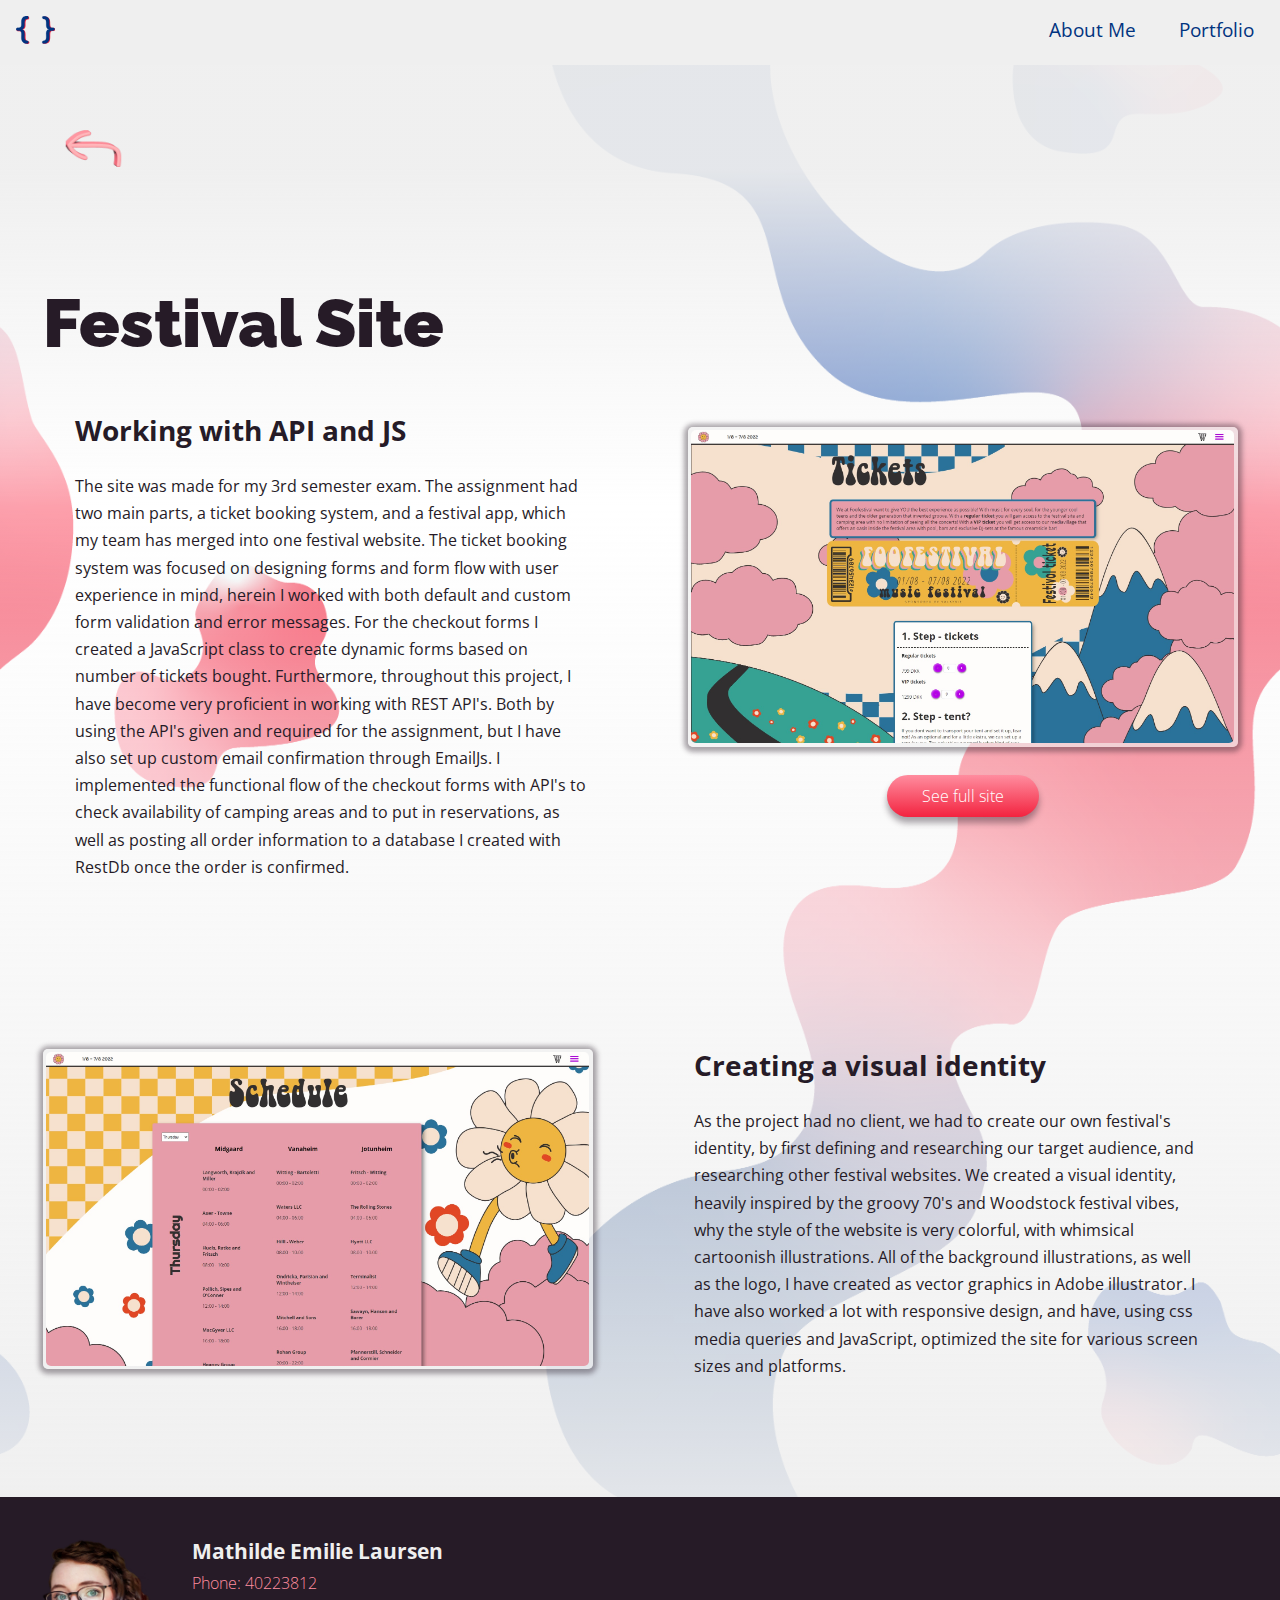
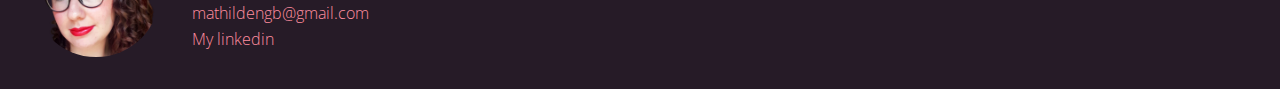
<file: foofestival.html>
<!DOCTYPE html>
<html lang="en">

<head>
  <meta charset="UTF-8">
  <meta http-equiv="X-UA-Compatible" content="IE=edge">
  <meta name="viewport" content="width=device-width, initial-scale=1.0">
  <link rel="stylesheet" href="style.css">
  <link rel="preconnect" href="https://fonts.gstatic.com" crossorigin>
  <link
    href="https://fonts.googleapis.com/css2?family=Open+Sans:wght@300;400;500&family=Raleway:wght@100;200;300;400;500;600;700;800&display=swap"
    rel="stylesheet">
  <link rel="icon" type="image/svg+xml" href="images/favicon.svg">
  <link rel="icon" type="image/png" href="images/favicon.png">
  <title>Portfolio - Foofestival project</title>
</head>

<body>

  <main
    style="background-image: linear-gradient(to bottom,#efefeff4 10% ,#ffffff71 30%, #efefeff4 90%), url(images/bgtabdesk.png);">
    <header>
      <a href="index.html">
        <svg xmlns="http://www.w3.org/2000/svg" xmlns:xlink="http://www.w3.org/1999/xlink" width="39.2" height="28"
          viewBox="0 0 47.9721 34.2403">
          <defs>
            <style>
              .i {
                opacity: .72;
              }

              .j {
                clip-path: url(#b);
              }

              .k {
                fill: #f3233f;
              }

              .l {
                stroke: #f3233f;
              }

              .l,
              .m {
                fill: none;
              }

              .l,
              .n {
                stroke-miterlimit: 10;
              }

              .n {
                fill: #013480;
                stroke: #013480;
                stroke-width: .25px;
              }
            </style>
            <clipPath id="b">
              <rect class="m" x="-478.1233" y="-814.4553" width="1338.2572" height="753.4084" />
            </clipPath>
          </defs>
          <g id="a" data-name="Layer 1">
            <g class="i">
              <g class="j">
                <g id="c" data-name="&amp;lt;Grid Repeat&amp;gt;">
                  <g>
                    <path class="l"
                      d="M15.8237,37.6581l12.3266,7.2697c.3599,.2236,.695,.3351,1.0052,.3351,.3972,0,.7543-.1555,1.0705-.4665,.3166-.311,.4749-.6906,.4749-1.1387,0-.5844-.2277-1.026-.6834-1.3246l-11.5298-6.7795,11.5246-6.8196c.4589-.2737,.6886-.7022,.6886-1.2862,0-.4473-.1583-.8264-.4749-1.1371-.3162-.3106-.6733-.4661-1.0705-.4661-.3351,0-.6701,.1118-1.0052,.3355l-12.3218,7.2913c-.6353,.3723-.9527,.8685-.9527,1.489v1.2092c0,.6453,.3162,1.1415,.9479,1.4886Z" />
                    <path class="l"
                      d="M49.1421,25.8034c0-.388-.1575-.7011-.4717-.9395-.3146-.238-.6482-.3575-1.0018-.3575-.3973,0-.6897,.1518-.8772,.4549l-11.3484,19.2126c-.2215,.388-.3325,.7537-.3325,1.0973,0,.388,.1578,.7065,.4735,.956,.3153,.2495,.6557,.374,1.0215,.374,.3873,0,.6696-.1446,.8468-.4338l11.3409-19.2337c.2326-.3876,.349-.7645,.349-1.1303Z" />
                  </g>
                </g>
              </g>
            </g>
          </g>
          <g id="g" data-name="Layer 7">
            <g>
              <path class="k"
                d="M14.4547,34.2345c-6.9053,.2477-6.8585-7.4154-6.5994-12.4672,.1672-2.0019-.609-2.1454-2.2321-2.8379-1.1635-.4713-2.2547-.4336-3.4958-.3908-.7658-.0518-1.4923-.9321-1.5677-1.2312-.0429-.1701,.7803-1.0572,1.0626-1.622,.3502-.7459,1.2277-1.1942,2.017-.8975,1.248,.0817,2.8498-.1246,3.4188-.928,1.1087-1.0528,.7406-4.2741,.7967-5.819C7.7236,3.5353,10.4167-.1799,14.6821,.2789c1.5644,.498,2.0241,2.9014,.8744,3.7384-.4841,.3531-1.3107,.1504-1.8957,.3219-4.6933,1.706,1.4276,11.4725-5.9544,12.1609,5.8689,1.0811,3.2696,7.9756,4.273,11.9932,.4645,1.8871,2.3468,1.8317,3.6878,2.6941,1.3288,.9059,.6536,3.0707-1.2125,3.0471Z" />
              <path class="n"
                d="M13.7907,.125c1.7233,0,1.8394,2.398,.6767,3.2397-.4843,.3506-1.2551,.1902-1.8429,.3638-.9591,.2893-1.5937,.9374-1.9198,1.9277-.8885,3.5163,1.2102,9.9879-3.9453,10.4941,5.7246,.6581,2.8123,8.3339,3.9453,12.0322,.5443,2.0662,2.4119,1.7834,3.923,2.4332,1.162,.8908,.8041,3.0991-.8371,3.0991-4.6133,.315-7.5334-3.0149-7.2238-7.5159-.1854-1.8334,.5657-6.0542-.7809-7.4958-1.3645-1.6779-4.1274,.1061-5.3486-1.5401-.7584-1.0399-.0565-2.7242,1.2479-2.8327,1.3237,.2406,3.3844,.1213,4.0833-.8333,1.1058-1.0672,.744-4.2839,.7979-5.8399,.0055-5.0983,2.1927-7.5024,7.2241-7.5321Z" />
              <path class="k"
                d="M40.0293,2.357c4.135,3.241-1.1685,13.0349,6.1891,12.3346,.216-.0191-.4761-.4572-.2582-.4463,2.9776,.3163,2.5575,4.8165-.648,4.135-8.1943-1.2215,3.1447,17.8581-12.2616,15.3013-1.0691-.5422,.4653-2.3012,.9803-2.8509,8.3743-.3209-.0299-13.4049,7.7586-14.4113-5.1562-.5076-3.0563-6.9769-3.9451-10.4942-.4458-1.911-2.315-1.8712-3.763-2.2911-3.139-4.4104,4.3276-3.6023,5.9481-1.2771Z" />
              <path class="n"
                d="M39.0873,1.9359c4.1907,3.577-1.7938,13.7862,6.6697,12.4036,1.3025,.1104,2.0084,1.7911,1.2479,2.8324-1.2164,1.6448-3.9866-.1363-5.3482,1.5406-1.3456,1.4239-.5958,5.6837-.781,7.4959,.3104,4.4973-2.612,7.8344-7.2242,7.5153-1.641,.0003-1.9989-2.208-.8367-3.0985,1.5162-.6562,3.3712-.3578,3.9227-2.4337,1.1329-3.6972-1.779-11.3747,3.9455-12.032-5.1563-.5077-3.0562-6.9769-3.9451-10.4942-.3261-.99-.9611-1.6387-1.92-1.9276-.5878-.1736-1.3586-.0132-1.8429-.3638C29.601-1.3626,37.7568,.0161,39.0873,1.9359Z" />
            </g>
          </g>
        </svg>
      </a>
      <nav>
        <div id="menuknap">☰</div>
        <ul id="menu" class="hidden">
          <li><a href="index.html#about_section">About Me</a></li>

          <li> <a href="index.html#portfolio_section">Portfolio</a></li>

        </ul>
      </nav>
    </header>
    <section id="goback-section">
      <div id="goback"></div>
    </section>

    <section class="assignment">
      <div class="screenshot_container">
        <div class="screen_image" id="fooimg1">
        </div>
        <button target="_blank" id="seeSite">See full site</button>
      </div>
      <div class="assignment_text">
        <h1>Festival Site</h1>
        <h4>Working with API and JS</h4>
        <p> The site was made for my 3rd semester exam. The assignment had two main parts, a ticket booking system, and
          a festival app, which my team has merged into one festival website. The ticket booking
          system was focused on designing forms and form flow with user experience in mind, herein I worked with both
          default and custom form validation and error messages. For the checkout forms I created a JavaScript class to
          create dynamic forms based on number of tickets bought. Furthermore, throughout this project, I have become
          very proficient in working with REST API's. Both by using the API's given and required for the assignment, but
          I have also set up custom email confirmation through EmailJs. I implemented the functional flow of the
          checkout forms with API's to check availability of camping areas and to put in reservations, as well as
          posting all order information to a database I created with RestDb once the order is confirmed.</p>
      </div>
    </section>
    </section>
    <section class="assignment" id="assignment2">
      <div class="screenshot_container">
        <div class="screen_image" id="fooimg2">
        </div>
      </div>
      <div class="assignment_text">
        <h4>Creating a visual identity</h4>
        <p>As the project had no client, we had to create our own festival's identity, by first defining and researching
          our target audience, and researching other festival websites. We created a visual identity, heavily inspired
          by the groovy 70's and Woodstock festival vibes, why the style of the website is very colorful, with whimsical
          cartoonish illustrations. All of the background illustrations, as well as the logo, I have created as vector
          graphics in Adobe illustrator. I have also worked a lot with responsive design, and have, using css media
          queries and JavaScript, optimized the site for various screen sizes and platforms. </p>
      </div>
    </section>


    <footer>
      <div class="myImage">

      </div>
      <div id="myinfo">
        <h5>Mathilde Emilie Laursen</h5>
        <p>Phone: 40223812</p>
        <a href="mailto: mathildeengb@gmail.com">mathildengb@gmail.com</a>
        <a href="https://www.linkedin.com/in/mathilde-emilie-laursen-7b2a58235/">My linkedin </a>

      </div>

    </footer>

  </main>


</body>
<script src="script.js"></script>
<script>
  document.getElementById("seeSite").addEventListener("click", () => {
    window.open(
      'https://foofestivalv2.netlify.app/index.html/',
      '_blank' // <- This is what makes it open in a new window.
    );
  });

  document.querySelector("#goback").addEventListener("click", tilbage);

  function tilbage() {
    window.history.back()
  }

</script>

</html>
</file>
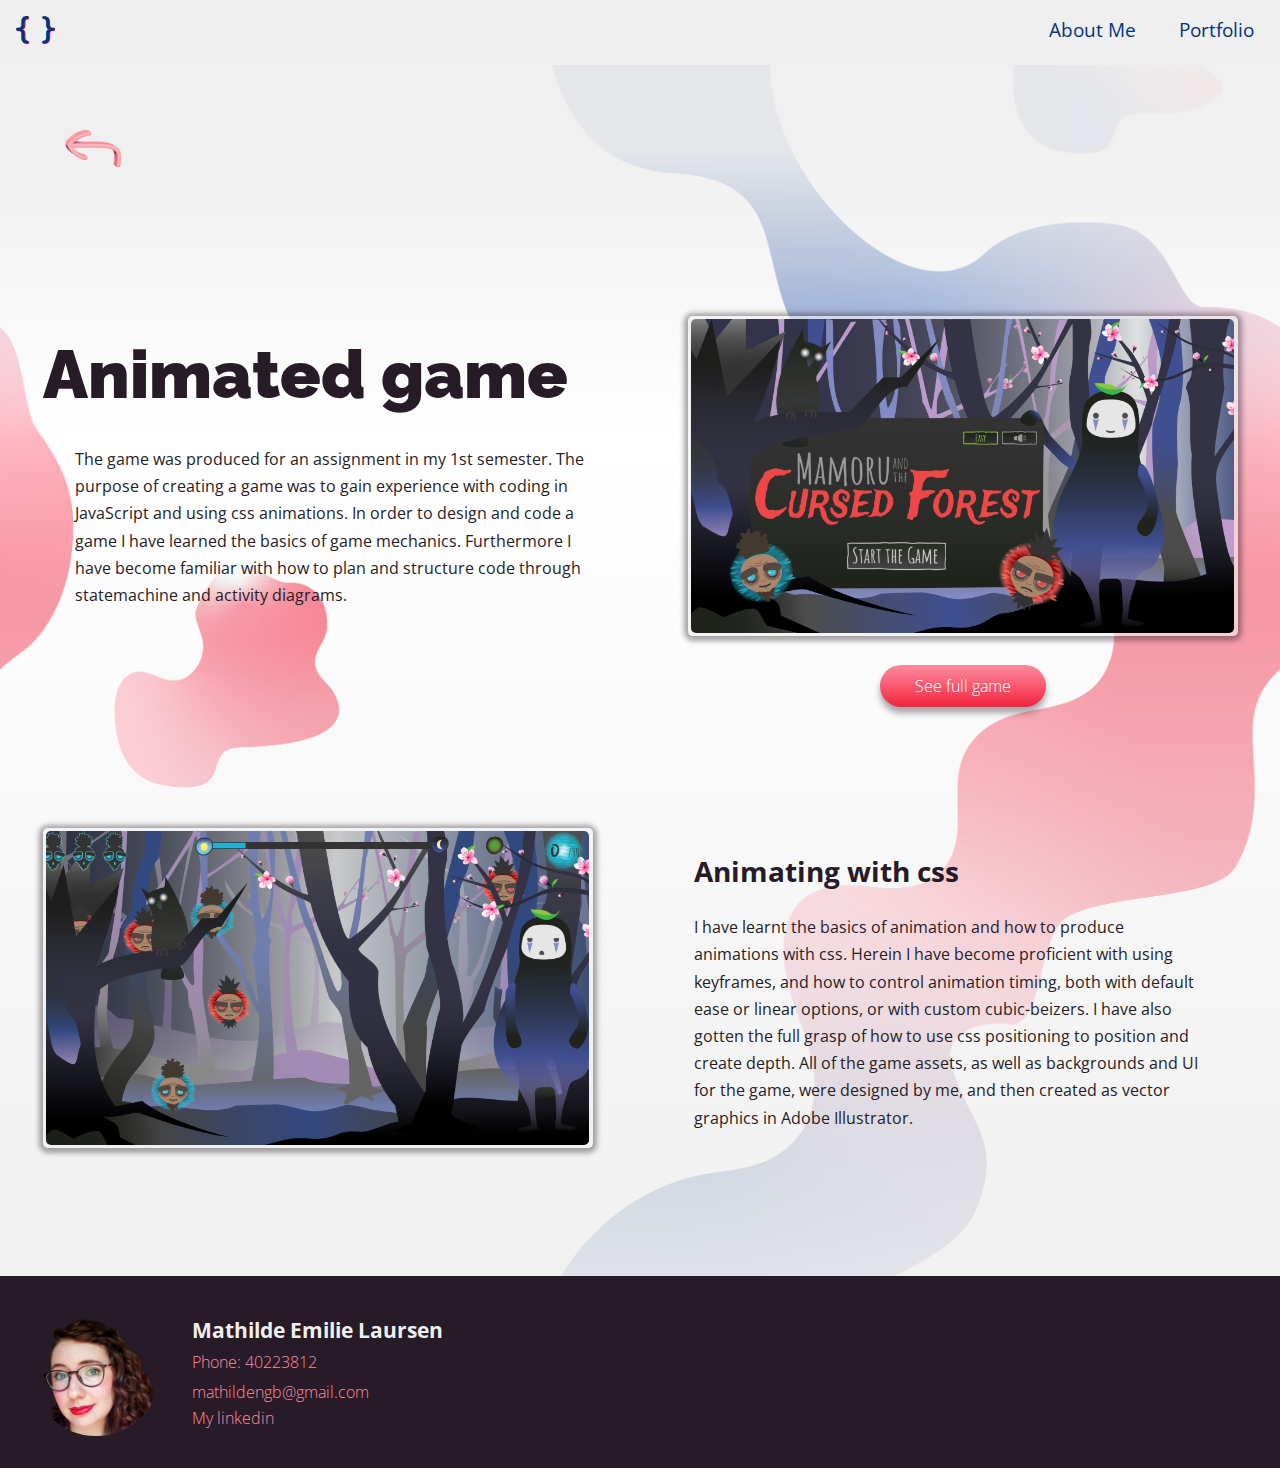
<file: game.html>
<!DOCTYPE html>
<html lang="en">

<head>
  <meta charset="UTF-8">
  <meta http-equiv="X-UA-Compatible" content="IE=edge">
  <meta name="viewport" content="width=device-width, initial-scale=1.0">
  <link rel="stylesheet" href="style.css">
  <link rel="preconnect" href="https://fonts.gstatic.com" crossorigin>
  <link
    href="https://fonts.googleapis.com/css2?family=Open+Sans:wght@300;400;500&family=Raleway:wght@100;200;300;400;500;600;700;800&display=swap"
    rel="stylesheet">
  <link rel="icon" type="image/svg+xml" href="images/favicon.svg">
  <link rel="icon" type="image/png" href="images/favicon.png">
  <title>Portfolio - Animated game</title>
</head>

<body>

  <main
    style="background-image: linear-gradient(to bottom,#efefeff4 10% ,#ffffff71 30%, #efefeff4 90%), url(images/bgtabdesk.png);">
    <header>
      <a href="index.html">
        <svg xmlns="http://www.w3.org/2000/svg" xmlns:xlink="http://www.w3.org/1999/xlink" width="39.2" height="28"
          viewBox="0 0 47.9721 34.2403">
          <defs>
            <style>
              .i {
                opacity: .72;
              }

              .j {
                clip-path: url(#b);
              }

              .k {
                fill: #f3233f;
              }

              .l {
                stroke: #f3233f;
              }

              .l,
              .m {
                fill: none;
              }

              .l,
              .n {
                stroke-miterlimit: 10;
              }

              .n {
                fill: #013480;
                stroke: #013480;
                stroke-width: .25px;
              }
            </style>
            <clipPath id="b">
              <rect class="m" x="-478.1233" y="-814.4553" width="1338.2572" height="753.4084" />
            </clipPath>
          </defs>
          <g id="a" data-name="Layer 1">
            <g class="i">
              <g class="j">
                <g id="c" data-name="&amp;lt;Grid Repeat&amp;gt;">
                  <g>
                    <path class="l"
                      d="M15.8237,37.6581l12.3266,7.2697c.3599,.2236,.695,.3351,1.0052,.3351,.3972,0,.7543-.1555,1.0705-.4665,.3166-.311,.4749-.6906,.4749-1.1387,0-.5844-.2277-1.026-.6834-1.3246l-11.5298-6.7795,11.5246-6.8196c.4589-.2737,.6886-.7022,.6886-1.2862,0-.4473-.1583-.8264-.4749-1.1371-.3162-.3106-.6733-.4661-1.0705-.4661-.3351,0-.6701,.1118-1.0052,.3355l-12.3218,7.2913c-.6353,.3723-.9527,.8685-.9527,1.489v1.2092c0,.6453,.3162,1.1415,.9479,1.4886Z" />
                    <path class="l"
                      d="M49.1421,25.8034c0-.388-.1575-.7011-.4717-.9395-.3146-.238-.6482-.3575-1.0018-.3575-.3973,0-.6897,.1518-.8772,.4549l-11.3484,19.2126c-.2215,.388-.3325,.7537-.3325,1.0973,0,.388,.1578,.7065,.4735,.956,.3153,.2495,.6557,.374,1.0215,.374,.3873,0,.6696-.1446,.8468-.4338l11.3409-19.2337c.2326-.3876,.349-.7645,.349-1.1303Z" />
                  </g>
                </g>
              </g>
            </g>
          </g>
          <g id="g" data-name="Layer 7">
            <g>
              <path class="k"
                d="M14.4547,34.2345c-6.9053,.2477-6.8585-7.4154-6.5994-12.4672,.1672-2.0019-.609-2.1454-2.2321-2.8379-1.1635-.4713-2.2547-.4336-3.4958-.3908-.7658-.0518-1.4923-.9321-1.5677-1.2312-.0429-.1701,.7803-1.0572,1.0626-1.622,.3502-.7459,1.2277-1.1942,2.017-.8975,1.248,.0817,2.8498-.1246,3.4188-.928,1.1087-1.0528,.7406-4.2741,.7967-5.819C7.7236,3.5353,10.4167-.1799,14.6821,.2789c1.5644,.498,2.0241,2.9014,.8744,3.7384-.4841,.3531-1.3107,.1504-1.8957,.3219-4.6933,1.706,1.4276,11.4725-5.9544,12.1609,5.8689,1.0811,3.2696,7.9756,4.273,11.9932,.4645,1.8871,2.3468,1.8317,3.6878,2.6941,1.3288,.9059,.6536,3.0707-1.2125,3.0471Z" />
              <path class="n"
                d="M13.7907,.125c1.7233,0,1.8394,2.398,.6767,3.2397-.4843,.3506-1.2551,.1902-1.8429,.3638-.9591,.2893-1.5937,.9374-1.9198,1.9277-.8885,3.5163,1.2102,9.9879-3.9453,10.4941,5.7246,.6581,2.8123,8.3339,3.9453,12.0322,.5443,2.0662,2.4119,1.7834,3.923,2.4332,1.162,.8908,.8041,3.0991-.8371,3.0991-4.6133,.315-7.5334-3.0149-7.2238-7.5159-.1854-1.8334,.5657-6.0542-.7809-7.4958-1.3645-1.6779-4.1274,.1061-5.3486-1.5401-.7584-1.0399-.0565-2.7242,1.2479-2.8327,1.3237,.2406,3.3844,.1213,4.0833-.8333,1.1058-1.0672,.744-4.2839,.7979-5.8399,.0055-5.0983,2.1927-7.5024,7.2241-7.5321Z" />
              <path class="k"
                d="M40.0293,2.357c4.135,3.241-1.1685,13.0349,6.1891,12.3346,.216-.0191-.4761-.4572-.2582-.4463,2.9776,.3163,2.5575,4.8165-.648,4.135-8.1943-1.2215,3.1447,17.8581-12.2616,15.3013-1.0691-.5422,.4653-2.3012,.9803-2.8509,8.3743-.3209-.0299-13.4049,7.7586-14.4113-5.1562-.5076-3.0563-6.9769-3.9451-10.4942-.4458-1.911-2.315-1.8712-3.763-2.2911-3.139-4.4104,4.3276-3.6023,5.9481-1.2771Z" />
              <path class="n"
                d="M39.0873,1.9359c4.1907,3.577-1.7938,13.7862,6.6697,12.4036,1.3025,.1104,2.0084,1.7911,1.2479,2.8324-1.2164,1.6448-3.9866-.1363-5.3482,1.5406-1.3456,1.4239-.5958,5.6837-.781,7.4959,.3104,4.4973-2.612,7.8344-7.2242,7.5153-1.641,.0003-1.9989-2.208-.8367-3.0985,1.5162-.6562,3.3712-.3578,3.9227-2.4337,1.1329-3.6972-1.779-11.3747,3.9455-12.032-5.1563-.5077-3.0562-6.9769-3.9451-10.4942-.3261-.99-.9611-1.6387-1.92-1.9276-.5878-.1736-1.3586-.0132-1.8429-.3638C29.601-1.3626,37.7568,.0161,39.0873,1.9359Z" />
            </g>
          </g>
        </svg>
      </a>
      <nav>
        <div id="menuknap">☰</div>
        <ul id="menu" class="hidden">
          <li><a href="index.html#about_section">About Me</a></li>

          <li> <a href="index.html#portfolio_section">Portfolio</a></li>

        </ul>
      </nav>
    </header>
    <section id="goback-section">
      <div id="goback"></div>
    </section>
    <section class="assignment">
      <div class="screenshot_container">
        <div class="screen_image" id="gamimg1">
        </div>
        <button target="_blank" id="seeSite">See full game</button>
      </div>
      <div class="assignment_text">
        <h1>Animated game</h1>
        <p>The game was produced for an assignment in my 1st semester. The purpose of creating a game was to gain
          experience with coding in JavaScript and using css animations. In order to design and code a game I have
          learned the basics of game mechanics. Furthermore I have become familiar with how to plan and structure code
          through statemachine and activity diagrams.</p>
      </div>
    </section>
    </section>
    <section class="assignment" id="assignment2">
      <div class="screenshot_container">
        <div class="screen_image" id="gamimg2">
        </div>
      </div>
      <div class="assignment_text">
        <h4>Animating with css</h4>

        <p>I have learnt the basics of animation and how to produce animations with css. Herein I have become
          proficient with using keyframes, and how to control animation timing, both with default ease or linear
          options, or with custom cubic-beizers. I have also gotten the full grasp of how to use css positioning to
          position and create depth.

          All of the game assets, as well as backgrounds and UI for the game, were designed by me, and then created as
          vector graphics in Adobe Illustrator. </p>
      </div>
    </section>


    <footer>
      <div class="myImage">

      </div>
      <div id="myinfo">
        <h5>Mathilde Emilie Laursen</h5>
        <p>Phone: 40223812</p>
        <a href="mailto: mathildeengb@gmail.com">mathildengb@gmail.com</a>
        <a href="https://www.linkedin.com/in/mathilde-emilie-laursen-7b2a58235/">My linkedin </a>

      </div>

    </footer>

  </main>


</body>
<script src="script.js"></script>
<script>
  document.getElementById("seeSite").addEventListener("click", () => {
    window.open(
      'https://www.xn--mflingo-q1a.dk/kea/04_animation/spil/index.html',
      '_blank' // <- This is what makes it open in a new window.
    );
  });

  document.querySelector("#goback").addEventListener("click", tilbage);

  function tilbage() {
    window.history.back()
  }
</script>

</html>
</file>
<file: style.css>
/*resetter*/
* {
  margin: 0px;
  padding: 0px;
  list-style: none;
  box-sizing: border-box;
}

:root {
  /*---------------------------colors--------------------*/
  /*neutral */

  --lightneutral1: #f9f9f9;
  --lightneutral2: #efefef;
  --transparentneutral: #efefefa1;
  --transparentneutral2: #f9f9f9e3;
  --darkneutral: #261b27;
  /*hero color*/
  --hero1: #013480;
  --hero12: #03409c;
  --hero2: #343d7e;

  /*accent*/
  --accent1: #f3233f;
  --accent2: #ff8d9f;

  /*main*/
  --main_bg: var(--lightneutral1);
  --darkmode_bg: var(--darkneutral);
  --text-color-dark: var(--darkneutral);
  --text-color-light: var(--lightneutral2);
  --header-color: #efefefef;

  /*shadow*/
  --shadows: #261b2763;
}
/*generel*/
html {
  scroll-behavior: smooth;
}

img {
  width: 100%;
}

body {
  font-size: 16px;
  font-family: "Open Sans", sans-serif;
  color: var(--text-color-dark);
}

section {
  margin: 4rem auto;
}

/*fonts*/
h1 {
  font-family: "Raleway", sans-serif;
  font-size: 4.209rem;
  font-weight: 900;
  padding-bottom: 1rem;
}

h2 {
  font-family: "Raleway", sans-serif;
  font-size: 3.157rem;
  color: var(--darkneutral);
}

h3 {
  font-size: 2.369rem;
}

h4 {
  font-size: 1.777rem;
}

h5 {
  font-size: 1.333rem;
}

p {
  margin: 0.5rem auto;
  font-size: 1rem;
  font-weight: 400;
  line-height: 1.7rem;
}
a {
  transition: 0.1s;
}

a:hover {
  transform: scale(1.2);
  transition: 0.5s;
}

/*buttons and ui*/
button {
  background: #f3233f;
  background-image: -webkit-linear-gradient(top, #ff8d9f, #f3233f);
  background-image: -moz-linear-gradient(top, #ff8d9f, #f3233f);
  background-image: -ms-linear-gradient(top, #ff8d9f, #f3233f);
  background-image: -o-linear-gradient(top, #ff8d9f, #f3233f);
  background-image: -webkit-gradient(to bottom, #ff8d9f, 10% #f3233f);
  -webkit-border-radius: 20rem;
  -moz-border-radius: 20rem;
  border-radius: 20rem;

  color: #ffffff;
  font-family: Open Sans;
  font-size: 1rem;
  font-weight: 300;
  padding: 10px 35px;
  -webkit-box-shadow: 0 6px 6px 0 var(--shadows);
  -moz-box-shadow: 0 6px 6px 0 var(--shadows);
  box-shadow: 0 6px 6px 0 var(--shadows);
  text-decoration: none;
  display: inline-block;
  cursor: pointer;
  text-align: center;
  transition: 0.8s;
  margin: 2rem 2rem 0rem 2rem;
  border: none;
}

button:hover {
  background: #f3233f;
  box-shadow: inset 0px 2px 5px var(--shadows);
  -webkit-box-shadow: inset 0 6px 6px 0 var(--shadows);
  -moz-box-shadow: inset 0 6px 6px 0 var(--shadows);
  box-shadow: inset 0 6px 6px 0 var(--shadows);
  -webkit-border-radius: 20rem;
  -moz-border-radius: 20rem;
  border-radius: 20rem;
  text-decoration: none;
  transform: scale(0.99);
}

/* ------------------------------Header og Nav------------------------------------  */

header {
  display: flex;
  justify-content: space-between;
  position: relative;
  z-index: 1;
  margin-bottom: 5vh;
  padding: 1rem;
  color: var(--hero1);
}

nav {
  position: absolute;
  height: 100%;
  display: grid;

  right: 1vw;
}

/* Burger menu */

/* Menuen er der stadig, men den er usynling */
/* Ved transform er den ude til venstre, dvs. hvis man fjerne transform og opacity, er de der stadig */
.hidden {
  opacity: 0;
  transform: translateX(100%);
  overflow: hidden;
}

#menuknap {
  display: inline-block;
  font-size: 3rem;
  text-align: end;
  color: var(--darkneutral);
}

#menu li a {
  font-size: 1.1rem;
  color: var(--darkneutral);
  padding: 10px;
  font-weight: 600;
}

/* Styler menuen  */
/* ved transform og transition, så gør jeg at de flyver ind fra siden, hvor den så tager 
  udgangspunkt i top og left */
#menu {
  list-style-type: none;
  transition: transform 0.3s;
  transform-origin: top right;
}

#menu a {
  text-decoration: none;
}
/* navigation ved hover i mobile  */

nav ul li::after {
  content: "";
  width: 0%;
  height: 0.2rem;
  background: var(--accent1);
  display: block;
  margin: auto;
  transition: 0.5s;
}

nav ul li:hover::after {
  width: 80%;
}

a {
  text-decoration: none;
  color: var(--hero1);
}

/*main bg*/

main {
  max-width: 100vw;
  background-color: var(--main_bg);
  background: url(images/bgmobile.png) repeat;
  background-position: 0px 0px;
  background-size: 100%;
  animation: animateBackgroundMobile 165s linear infinite;
}

/* landing */
#landing {
  display: flex;
  min-height: 90vh;
  gap: 2rem;

  align-items: center;
  justify-content: center;
  flex-wrap: wrap;
  text-align: center;
}

.landing_graphics {
  margin-left: 2rem;
  margin-bottom: 3rem;
  width: 15rem;
  height: 15rem;
  min-width: 200px;
  min-height: 200px;
  background-image: url(images/br10.svg);
  background-position: 50% 50%;
  background-size: contain;
  background-repeat: no-repeat;
  animation: rotate 1s infinite cubic-bezier(0.075, 0.82, 0.165, 1);
  filter: drop-shadow(1px 3px 5px var(--shadows));
  transition: 0s;
}

@keyframes rotate {
  1% {
    background-image: url(images/br10.svg);
  }
  4% {
    background-image: url(images/br9.svg);
  }
  9% {
    background-image: url(images/br8.svg);
  }
  14% {
    background-image: url(images/br7.svg);
  }
  19% {
    background-image: url(images/br6.svg);
  }
  24% {
    background-image: url(images/br5.svg);
  }
  29% {
    background-image: url(images/br4.svg);
  }
  34% {
    background-image: url(images/br3.svg);
  }
  39% {
    background-image: url(images/br2.svg);
  }
  43% {
    background-image: url(images/br1.svg);
  }
  47% {
    background-image: url(images/b1.svg);
  }
  51% {
    background-image: url(images/bl1.svg);
  }
  55% {
    background-image: url(images/bl2.svg);
  }
  60% {
    background-image: url(images/bl3.svg);
  }
  65% {
    background-image: url(images/bl4.svg);
  }
  70% {
    background-image: url(images/bl5.svg);
  }
  75% {
    background-image: url(images/bl6.svg);
  }
  80% {
    background-image: url(images/bl7.svg);
  }
  85% {
    background-image: url(images/bl8.svg);
  }
  90% {
    background-image: url(images/bl9.svg);
  }

  95%{ 
    background-image: url(images/bl10.svg);

  }
  100% {
    background-image: url(images/bl11.svg);
  }
}

#title_container {
  background-color: var(--header-color);
  padding: 2rem;
  width: 100%;
}

/*about section*/
#about_section {
  min-height: 90vh;
  padding: 1rem;
  max-width: 1300px;
}

.content_grid {
  display: flex;
  flex-wrap: wrap;
  padding: 2rem;
  margin: 0.5rem;
  align-items: center;
  border-radius: 5px;
  background-image: linear-gradient(var(--hero2) 40%, var(--hero12) 70%);
  color: var(--text-color-light);
  box-shadow: 0 1px 5px 4px var(--shadows);
}

#about_section h2 {
  margin: 1rem;
}

.my_image_container {
  flex: 1 0 100px;
  margin: 1rem;
  padding: 4rem;
  border-radius: 200px;
  margin: 0 auto;
}

.my_image_container img {
  border-radius: 200px;
  background-color: var(--darkneutral);
  min-width: 10rem;
  max-width: 20rem;
}

.about_text {
  flex: 1 0 200px;
  margin: 1rem;
}

/*portfolio sectionnn*/
#portfolio_section {
  min-height: 90vh;
  padding: 6rem 0;
  margin-bottom: 7rem;
}
#portfolio_section h2 {
  margin-left: 2rem;
  padding: 1rem;
  color: var(--text-color-dark);
}
#portfolio_cards {
  max-width: 100vw;
  overflow-x: clip;
  display: flex;
  align-items: center;
  justify-content: space-around;
  flex-wrap: wrap;
  margin: 2rem 0;
  gap: 1rem;
  padding: 1rem;
  background-color: var(--transparentneutral);
}

.portfolio_card {
  display: flex;
  flex-direction: column;
  flex: 1 0 100%;

  text-align: center;
  min-height: 10rem;
  height: 40rem;
  width: 100%;
  padding: 7rem 0.5rem;
  box-sizing: border-box;

  color: var(--lightneutral1);
  border-radius: 5px;

  background-image: linear-gradient(to top, var(--hero1) 60%, #01348086);
  background: #013480;

  background-repeat: no-repeat;

  transition: 0.2s;
  align-items: center;
  justify-content: flex-end;
}

.portfolio_card:hover {
  transition: 1s;
  background-color: var(--hero12);
  transform: scale(1.01);
  box-shadow: 0 1px 6px 4px var(--shadows);
  z-index: 2;
}

#foofest {
  background-image: linear-gradient(to top, var(--hero1) 60%, #01348086), url(images/foofest.png);
  background-position: 50% 27%;
  background-size: 40rem;
}

#foofest:hover {
  background-image: linear-gradient(to top, #03409c 13%, #03409cbc 30%, #03409c00), url(images/foofest.png);
  background-position: 50% 35%;
}

#hogwarts {
  background-image: linear-gradient(to top, var(--hero1) 60%, #01348086), url(images/myhogwarts.png);
  background-position: 50% 0%;
  background-size: 50rem;
}

#hogwarts:hover {
  background-image: linear-gradient(to top, #03409c 13%, #03409cbc 30%, #03409c00), url(images/myhogwarts.png);
  background-position: 50% 1%;
}

#pompette {
  background-image: linear-gradient(to top, var(--hero1) 60%, #01348086), url(images/Wine.png);
  background-position: 50% 5.1%;
  background-size: 42rem;
}

#pompette:hover {
  background-image: linear-gradient(to top, #03409c 13%, #03409cbc 30%, #03409c00), url(images/Wine.png);
  background-position: 50% 5.3%;
}

#game {
  background-image: linear-gradient(to top, var(--hero1) 60%, #01348086), url(images/mamoru2.png);
  background-position: 93% 80%;
  background-size: 80rem;
}

#game:hover {
  background-image: linear-gradient(to top, #03409c 13%, #03409cbc 30%, #03409c00), url(images/mamoru2.png);
  background-position: 93% 100%;
}

/*single*/
#goback-section {
  display: flex;
  width: 90%;
  justify-content: flex-start;
}

#goback {
  background-image: url(images/back3d1.svg);
  width: 59px;
  height: 59px;
  background-repeat: no-repeat;
  background-size: contain;
  cursor: pointer;
  transition: 0.03s;
}

#goback:hover {
  transition: 0.8s;
  background-image: url(images/back3d2.svg);
  transform: scale(1.09);
}
.assignment {
  max-width: 1400px;
  display: flex;
  gap: 3rem;
  min-height: 40vh;
  align-items: center;
  justify-content: space-around;
  flex-wrap: wrap;
  color: var(--text-color-dark);
  flex-direction: column-reverse;
  padding: 2rem 1rem;
}

.assignment h1 {
  color: var(--text-color-dark);
  margin-bottom: 1rem;
}
.assignment_text {
  width: 80vw;
  min-width: 300px;
}
.assignment_text h4 {
  padding: 1rem 2rem;
}
.assignment_text p {
  min-width: 300px;
  min-height: 150px;

  padding: 0 2rem;
  border-radius: 5px;
}

.screenshot_container {
  text-align: center;
  flex: 0.8 1 250px;
  /* height: 8.375rem; */
  width: 26.75rem;
  padding: 0.2rem;
  margin: 2rem 0;
  background-color: var(--transparentneutral);
  border-radius: 5px;
  box-shadow: 0 1px 5px 4px var(--shadows);
}

.screen_image {
  border-radius: 5px;

  width: 100%;
  height: 100%;
  background-size: 100%;
  background-position: 50% 0%;
  transition: 1s;
}

.screen_image:hover {
  transition: 2.5s;
  background-position: 50% 100%;
}

#fooimg1 {
  background-image: url(images/Tickets.png);
}
#fooimg2 {
  background-image: url(images/Schedule.png);
}

#hogimg1 {
  background-image: url(images/myhogwarts.png);
  transition: 4s;
}

#hogimg2 {
  background-image: url(images/hog2.png);
}

#pomimg1 {
  background-image: url(images/Wine.png);
}
#pomimg1:hover {
  transition: 8s;
  background-position: 50% 60%;
}

#pomimg2 {
  background-image: url(images/pom2.png);
  background-size: 103%;
}
#pomimg2:hover {
  background-position: 50% 0%;
}

#gamimg1 {
  background-image: url(images/mamoru.png);
  background-size: 103%;
  background-position: 50% 0%;

  transition: 0s;
}

#gamimg1:hover {
  background-image: url(images/mamoru1.png);
  background-size: 103%;

  transition: 0s;
}

#gamimg2 {
  background-image: url(images/mamoru2.png);
  background-size: 103%;
  background-position: 50% 0%;

  transition: 1s;
}

#gamimg2:hover {
  background-image: url(images/mamoru23.png);
  background-size: 103%;
  background-position: 50% 0%;
  transition: 1s;
}

/*footer*/
footer {
  gap: 2rem;
  padding: 2rem;
  background-color: var(--darkneutral);
  min-height: 20vh;
  display: flex;
  align-items: center;
  justify-content: flex-start;
}

footer .myImage {
  height: 8rem;
  width: 8rem;
  background-image: url("images/me.png");
  background-size: cover;
  border-radius: 200px;
}
#myinfo {
  height: 100%;
  display: flex;
  flex-direction: column;
  gap: 0.3rem;
}

footer h5 {
  color: var(--text-color-light);
}
footer a {
  color: var(--accent2);
  font-weight: 100;
  transition: 0s;
}

footer a:hover {
  transition: 0s;

  color: var(--accent1);
  font-weight: 100;
  transform: scale(1.01);
}

#myinfo p {
  color: var(--accent2);
  font-weight: 100;
  margin: 0;
}

@media (min-width: 700px) {
 

  .portfolio_card {
    flex: 1 0 48%;
  }

  #foofest,
  #pompette {
    background-size: 30rem;
  }

  #pompette {
    background-position: 50% 5.9%;
  }

  #pompette:hover {
    background-position: 50% 6.5%;
  }

  .screenshot_container {
    flex: 0.8 1 340px;
    height: 8.375rem;
    width: 36.75rem;
  }
}
@media (min-width: 1000px) {
  #title_container {
    background-color: transparent;
    padding: 0;
    width: auto;
  }
  #about_section {
    padding: 2rem;
  }

  .portfolio_card {
    flex: 1 0 32%;
  }
}

@media (min-width: 1200px) {
  main {
    background: url(images/bgtabdesk.png) repeat;
    background-position: 80px 0px;
    background-size: 100%;
    animation: animateBackground 165s linear infinite;
  }

  header {
    position: static;
    background-color: var(--header-color);
  }
  #menu li a {
    font-size: 1.2rem;
    color: var(--hero1);
    padding: 10px;
    font-weight: 400;
  }
  nav {
    position: static;
  }

  /* menuknap vises ikke når skærmen er større end 600px */
  #menuknap {
    display: none;
  }
  /*id'et menu har classen hidden, når skærmen er større en 600px, det vil sige at den ikke er
    usynling længere*/

  #menu.hidden {
    transform: translateX(0);
    opacity: 1;
  }

  /* Menuen ligger sig på linje i stor skærm */
  #menu li {
    margin-left: 1.2rem;
    display: inline-block;
  }

  /* Streg under tekst i navigation ved hover i desktop  */

  nav ul li::after {
    content: "";
    width: 0%;
    height: 0.2rem;
    background: var(--accent1);
    display: block;
    margin: auto;
    transition: 0.5s;
  }

  nav ul li:hover::after {
    width: 100%;
  }

  /*landing*/

  #landing {
    padding: 2rem;
  }

  /*about section*/
  #about_section {
    padding: 4rem;
  }

  #about_section h2 {
    margin: 1rem 3rem;
  }

  .about_text {
    flex: 1 0 400px;
    margin: 1rem;
  }

  .content_grid {
    display: flex;
    flex-wrap: wrap;
    padding: 2rem;
    margin: 3rem;
    align-items: center;
    background-color: var(--hero2);
    color: var(--text-color-light);
    margin-top: 4rem;
  }

  .my_image_container {
    flex: 1 0 100px;
    margin: 1rem;
    padding: 4rem;
    border-radius: 200px;
  }

  .my_image_container img {
    border-radius: 200px;
    background-color: var(--darkneutral);
  }
  /*portfolio*/
  .portfolio_card {
    flex: 1 0 24%;
  }

  /*single*/
  .assignment {
    flex-direction: row-reverse;

    padding: 2rem;
  }

  #assignment2 {
    margin-top: 2rem;
    flex-direction: row;
  }

  .assignment_text {
    width: 45vw;
    min-width: 300px;
  }
  .assignment h1 {
    font-size: 4.2rem;
  }

  .screenshot_container {
    flex: 0 0 550px;
    height: 20rem;
    width: 50rem;
  }
}

@media (min-width: 1400px) {
  .assignment {
    flex-wrap: nowrap;
  }
  .screenshot_container {
    flex: 0 1 620px;
    height: 21rem;
  }
  #about_section {
    padding: 4rem 0;
  }
  .assignment_text {
    width: 36vw;
    min-width: 300px;
  }
}

/*animations*/
@keyframes animateBackground {
  0% {
    background-position: 80px 0px;
  }
  50% {
    background-position: 180px -6061px;
  }

  100% {
    background-position: 80px -12122px;
  }
}

@keyframes animateBackgroundMobile {
  0% {
    background-position: 16px 0px;
  }

  50% {
    background-position: -16px -6061px;
  }

  100% {
    background-position: 16px -12122px;
  }
}
</file>
